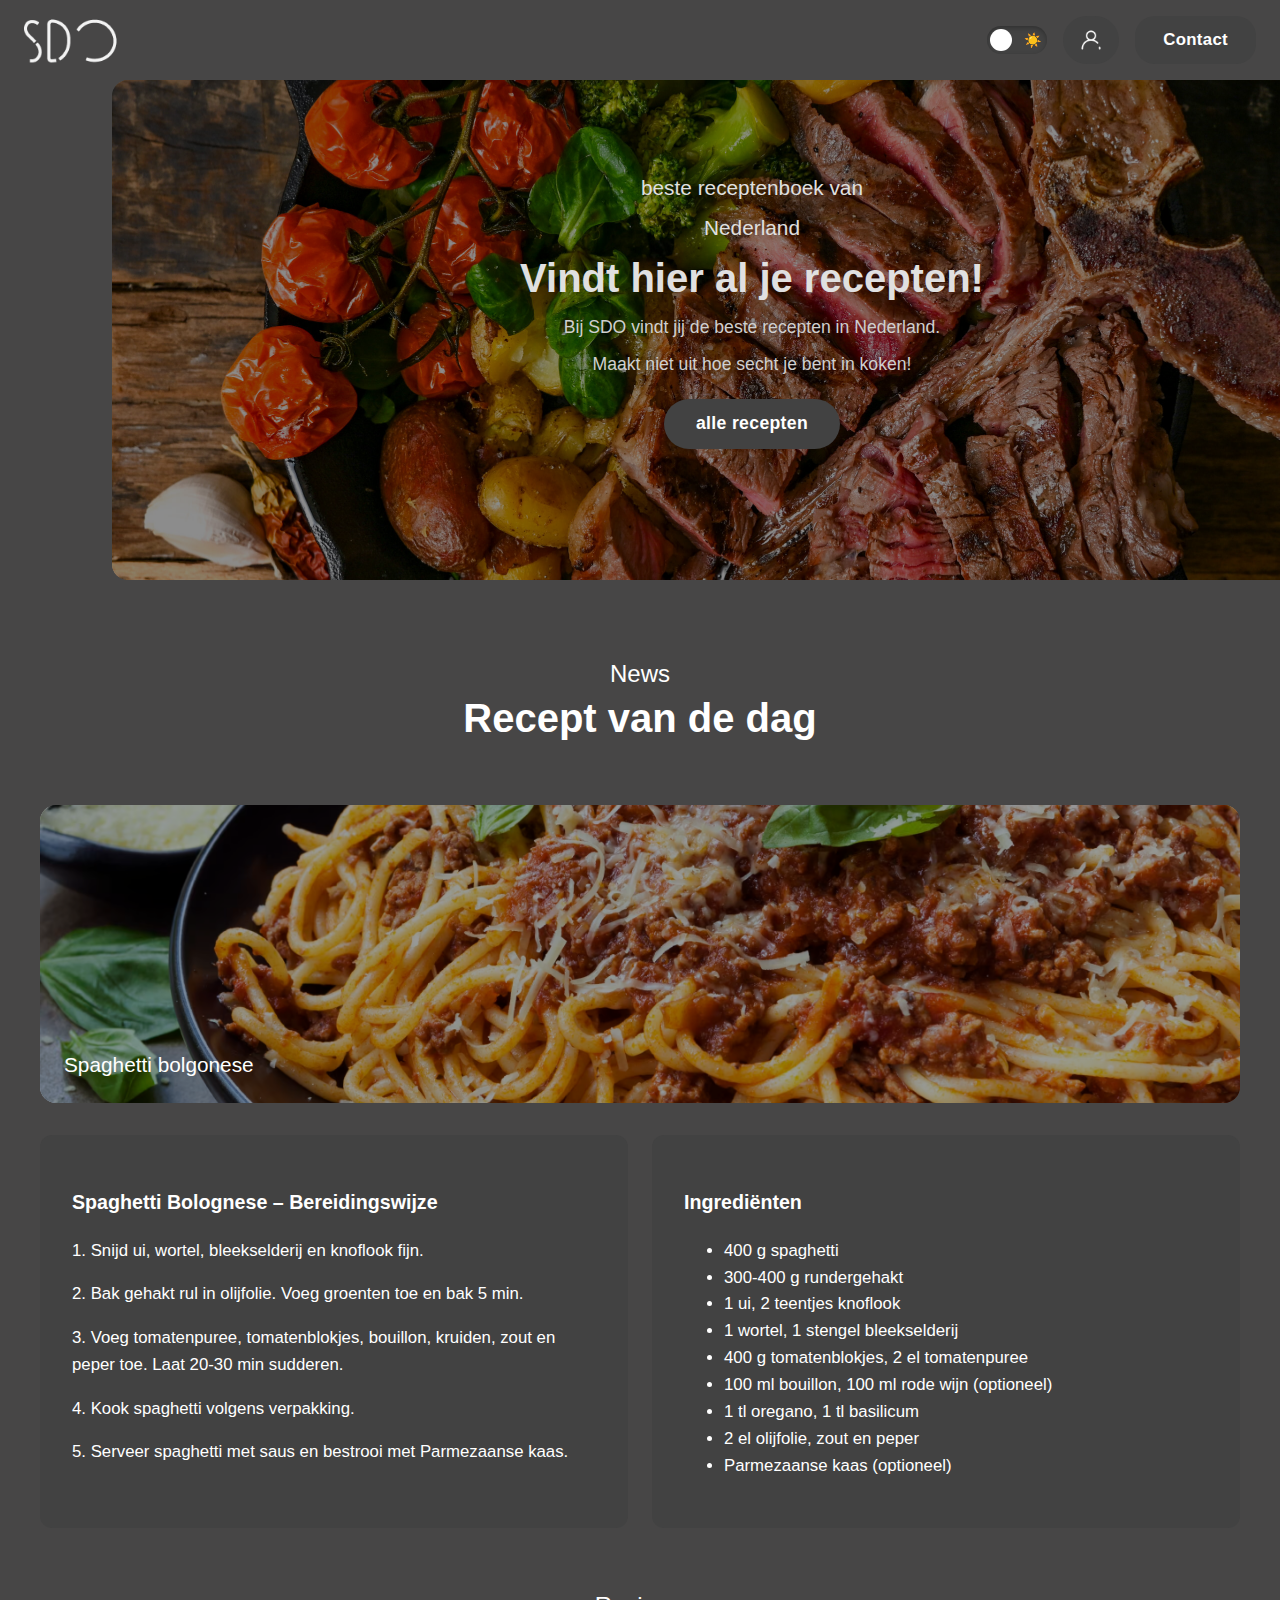
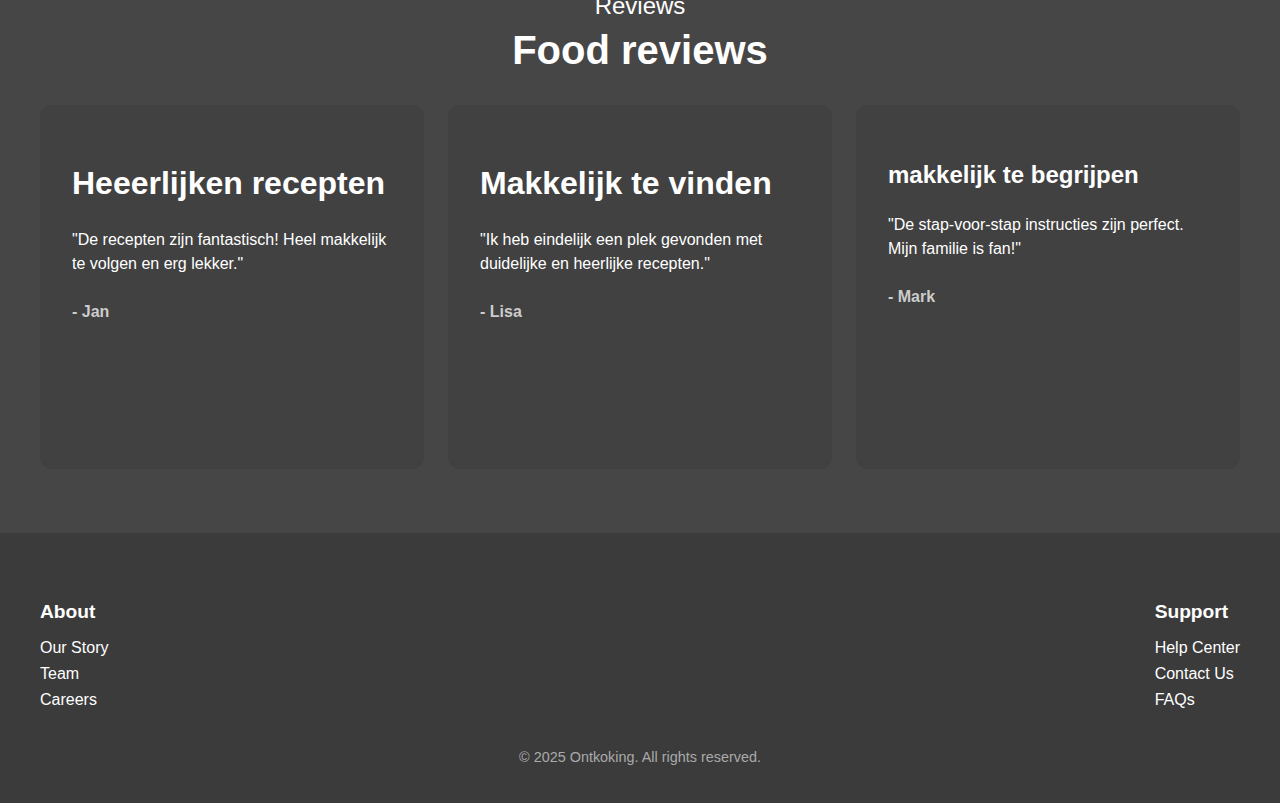
<file: index-old.html>
<!DOCTYPE html>
<html lang="en">
<head>
    <meta charset="UTF-8">
    <meta name="viewport" content="width=device-width, initial-scale=1.0">
    <title>Ontkoking</title>
    <link rel="stylesheet" href="styles/index.css">
</head>
<body>
    <header class="header">
        <div class="header-container">
            <div class="logo">
                <img src="../images/logo-darkmode.png" alt="Ontkoking Logo" class="logo-img">
            </div>
            <nav class="nav-buttons">

                <div class="theme-toggle">
                    <input type="checkbox" id="theme-switch" class="theme-switch">
                    <label for="theme-switch" class="toggle-label">
                        <span class="toggle-icon moon">🌙</span>
                        <span class="toggle-circle"></span>
                        <span class="toggle-icon sun">☀️</span>
                    </label>
                  </div>
                  
      
                <a href="login.html" class="btn btn-login">
                    <img src="images/user-login-2.png" alt="Login" class="login-icon">
                </a>


                <button class="btn btn-contact">Contact</button>
            </nav>
        </div>
    </header>

    <section class="hero">
        <div class="hero-content">
            <div class="hero-texts">
                <p class="hero-subtitle">beste receptenboek van</p>
                <p class="hero-subtitle">Nederland</p>
                <h1 class="hero-title">Vindt hier al je recepten!</h1>
                <p class="hero-description">Bij SDO vindt jij de beste recepten in Nederland.</p>
                <p class="hero-description">Maakt niet uit hoe secht je bent in koken!</p>
            </div>
            <button class="btn btn-hero">alle recepten</button>
        </div>
    </section>

   

<section class="content-section">

    <div class="Text">
        <h2>News</h2>
        <h1>Recept van de dag</h1>

    </div>



    <div class="upper-content">
        <p class="upper-text">Spaghetti bolgonese</p>
    </div>

   
    <div class="lower-content">
        <div class="lower-box">
            <h3>Spaghetti Bolognese – Bereidingswijze</h3>
            <p>1. Snijd ui, wortel, bleekselderij en knoflook fijn.</p>
            <p>2. Bak gehakt rul in olijfolie. Voeg groenten toe en bak 5 min.</p>
            <p>3. Voeg tomatenpuree, tomatenblokjes, bouillon, kruiden, zout en peper toe. Laat 20-30 min sudderen.</p>
            <p>4. Kook spaghetti volgens verpakking.</p>
            <p>5. Serveer spaghetti met saus en bestrooi met Parmezaanse kaas.</p>
        </div>
        <div class="lower-box">
            <h3>Ingrediënten</h3>
            <ul>
                <li>400 g spaghetti</li>
                <li>300-400 g rundergehakt</li>
                <li>1 ui, 2 teentjes knoflook</li>
                <li>1 wortel, 1 stengel bleekselderij</li>
                <li>400 g tomatenblokjes, 2 el tomatenpuree</li>
                <li>100 ml bouillon, 100 ml rode wijn (optioneel)</li>
                <li>1 tl oregano, 1 tl basilicum</li>
                <li>2 el olijfolie, zout en peper</li>
                <li>Parmezaanse kaas (optioneel)</li>
            </ul>
        </div>
    </div>

</section>


<section class="reviews-section">

   
    <div class="reviews-text">
        <h3>Reviews</h3>
        <h1>Food reviews</h1>
    </div>


    <div class="reviews-container">
        <div class="review-card">
            <h1>Heeerlijken recepten</h1>
            <p>"De recepten zijn fantastisch! Heel makkelijk te volgen en erg lekker."</p>
            <span>- Jan</span>
        </div>
        <div class="review-card">
            <h1>Makkelijk te vinden</h1>
            <p>"Ik heb eindelijk een plek gevonden met duidelijke en heerlijke recepten."</p>
            <span>- Lisa</span>
        </div>
        <div class="review-card">
            <h2>makkelijk te begrijpen</h2>
            <p>"De stap-voor-stap instructies zijn perfect. Mijn familie is fan!"</p>
            <span>- Mark</span>
        </div>
    </div>

</section>

<footer class="site-footer">
    <div class="footer-container">
   
        <div class="footer-section">
            <h3>About</h3>
            <ul>
                <li><a href="#">Our Story</a></li>
                <li><a href="#">Team</a></li>
                <li><a href="#">Careers</a></li>
            </ul>
        </div>

        <div class="footer-section">
            <h3>Support</h3>
            <ul>
                <li><a href="#">Help Center</a></li>
                <li><a href="#">Contact Us</a></li>
                <li><a href="#">FAQs</a></li>
            </ul>
        </div>
    </div>

    <div class="footer-bottom">
        <p>&copy; 2025 Ontkoking. All rights reserved.</p>
    </div>
</footer>


<script src="scripts/index.js"></script>
</body>
</html>
</file>
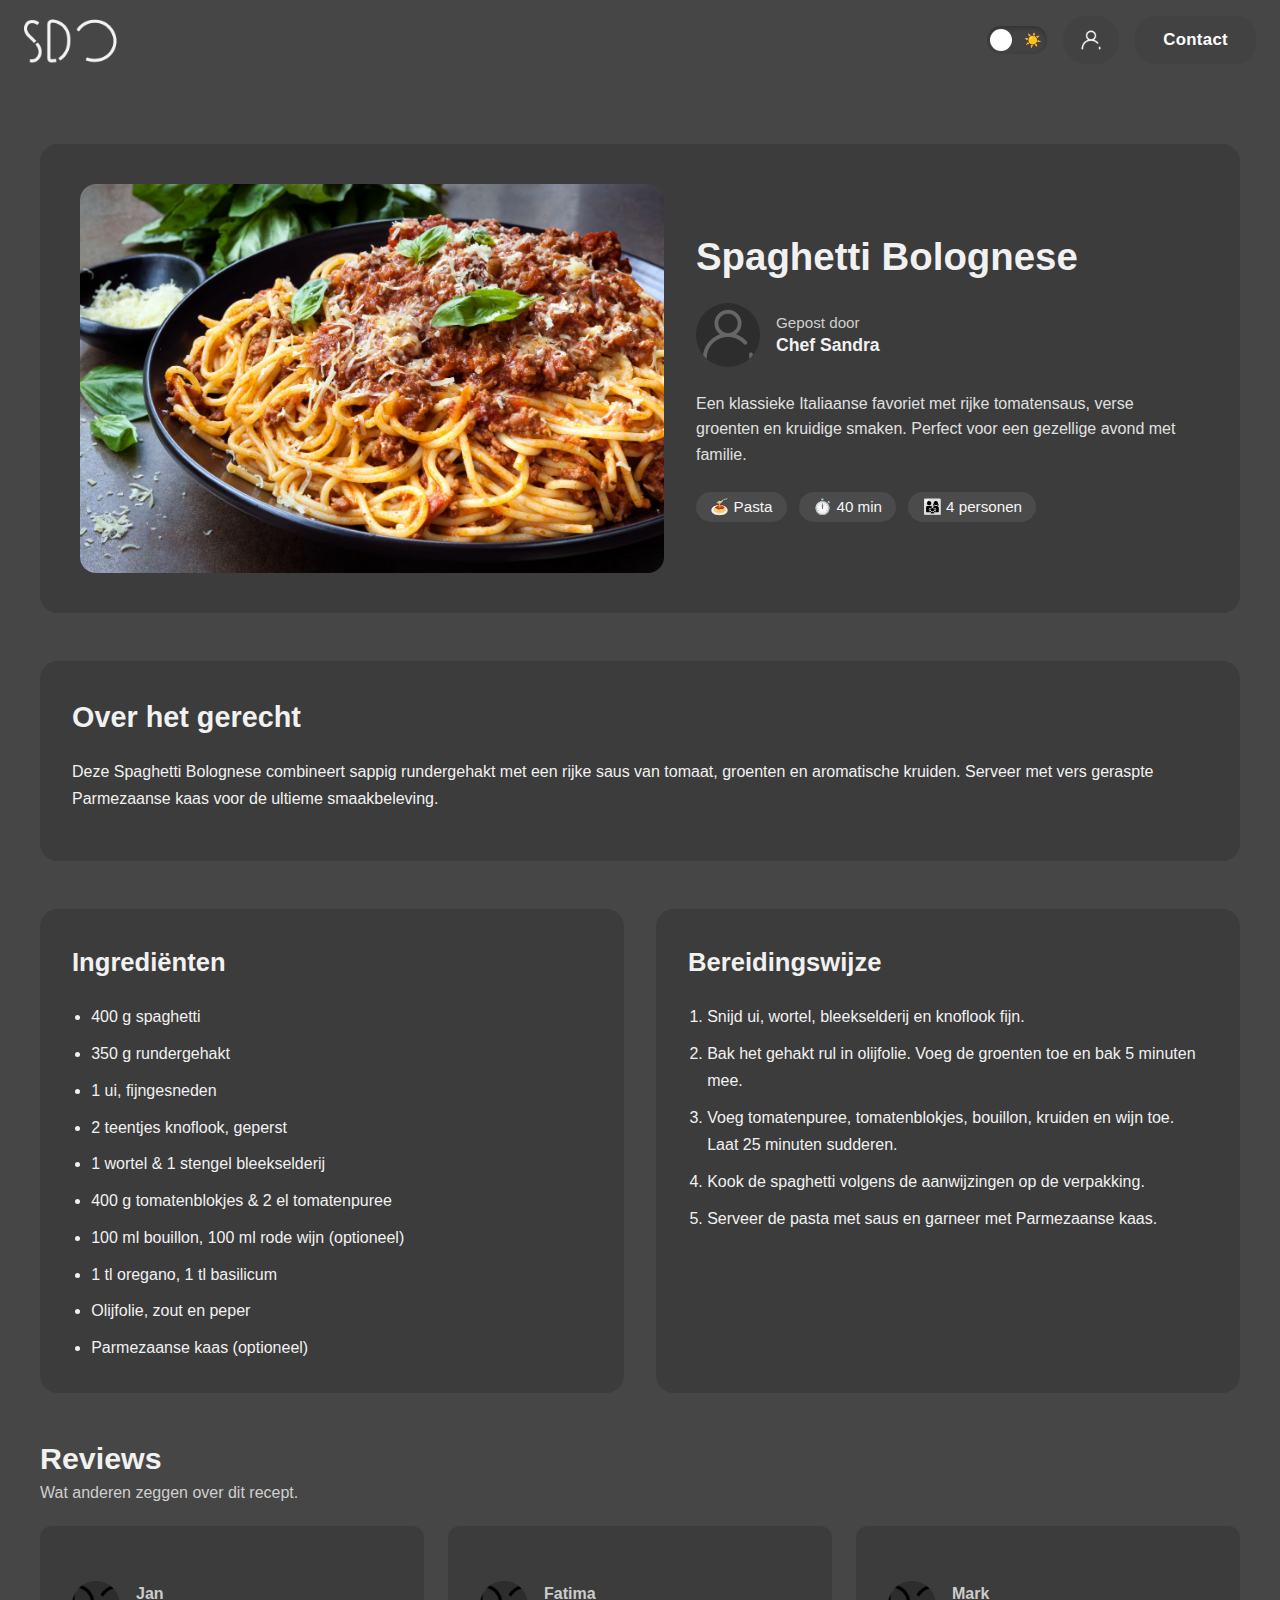
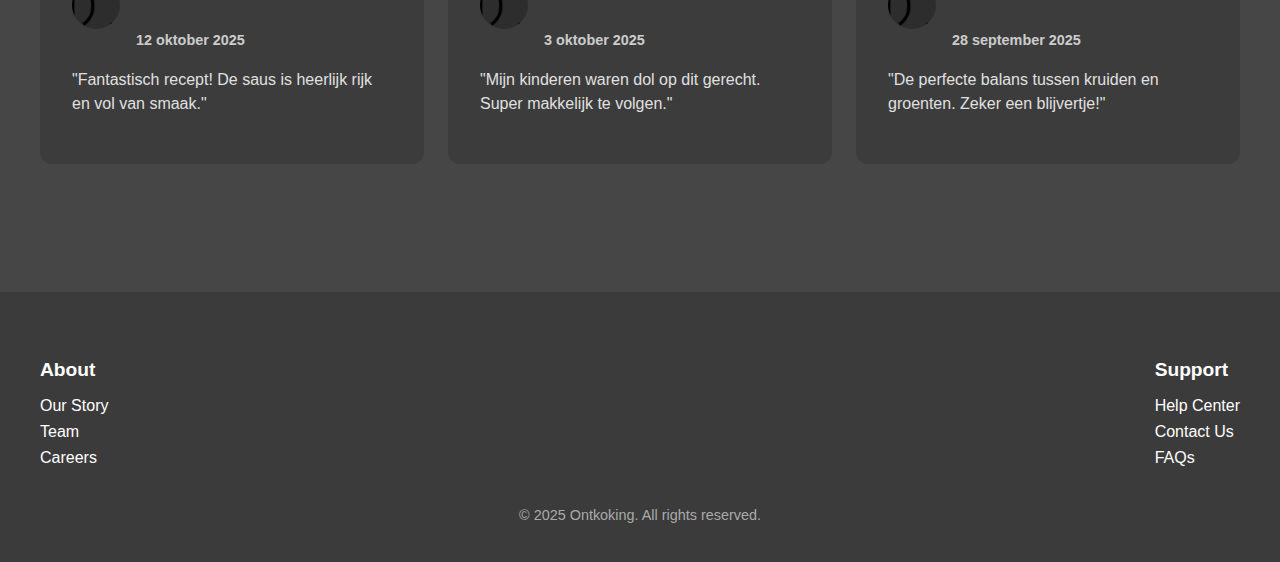
<file: detail-pagina/detail.html>
<!DOCTYPE html>
<html lang="nl">
<head>
    <meta charset="UTF-8">
    <meta name="viewport" content="width=device-width, initial-scale=1.0">
    <title>Ontkoking | Spaghetti Bolognese</title>
    <link rel="stylesheet" href="../styles/index.css">
</head>
<body>
    <header class="header">
        <div class="header-container">
            <div class="logo">
                <a href="../index-old.html" class="logo-link">
                    <img src="../images/logo-darkmode.png" alt="Ontkoking Logo" class="logo-img">
                </a>
            </div>
            <nav class="nav-buttons">
                <div class="theme-toggle">
                    <input type="checkbox" id="theme-switch" class="theme-switch">
                    <label for="theme-switch" class="toggle-label">
                        <span class="toggle-icon moon">🌙</span>
                        <span class="toggle-circle"></span>
                        <span class="toggle-icon sun">☀️</span>
                    </label>
                </div>
                <a href="../login.html" class="btn btn-login">
                    <img src="../images/user-login-2.png" alt="Login" class="login-icon">
                </a>
                <button class="btn btn-contact">Contact</button>
            </nav>
        </div>
    </header>

    <main class="recipe-detail">
        <section class="recipe-hero">
            <div class="recipe-media">
                <img src="../images/spaghetti-bolognese.avif" alt="Spaghetti Bolognese" class="recipe-image">
            </div>
            <div class="recipe-meta">
                <h1 class="recipe-title">Spaghetti Bolognese</h1>
                <div class="recipe-author">
                    <img src="../images/user-login-2.png" alt="Chef Sandra" class="author-avatar">
                    <div class="author-info">
                        <span class="author-label">Gepost door</span>
                        <span class="author-name">Chef Sandra</span>
                    </div>
                </div>
                <p class="recipe-intro">
                    Een klassieke Italiaanse favoriet met rijke tomatensaus, verse groenten en kruidige smaken. Perfect voor een gezellige avond met familie.
                </p>
                <div class="recipe-tags">
                    <span class="tag">🍝 Pasta</span>
                    <span class="tag">⏱️ 40 min</span>
                    <span class="tag">👨‍👩‍👧 4 personen</span>
                </div>
            </div>
        </section>

        <section class="recipe-summary">
            <div class="summary-box">
                <h2>Over het gerecht</h2>
                <p>
                    Deze Spaghetti Bolognese combineert sappig rundergehakt met een rijke saus van tomaat, groenten en aromatische kruiden.
                    Serveer met vers geraspte Parmezaanse kaas voor de ultieme smaakbeleving.
                </p>
            </div>
        </section>

        <section class="recipe-info-grid">
            <div class="info-box">
                <h3>Ingrediënten</h3>
                <ul>
                    <li>400 g spaghetti</li>
                    <li>350 g rundergehakt</li>
                    <li>1 ui, fijngesneden</li>
                    <li>2 teentjes knoflook, geperst</li>
                    <li>1 wortel &amp; 1 stengel bleekselderij</li>
                    <li>400 g tomatenblokjes &amp; 2 el tomatenpuree</li>
                    <li>100 ml bouillon, 100 ml rode wijn (optioneel)</li>
                    <li>1 tl oregano, 1 tl basilicum</li>
                    <li>Olijfolie, zout en peper</li>
                    <li>Parmezaanse kaas (optioneel)</li>
                </ul>
            </div>
            <div class="info-box">
                <h3>Bereidingswijze</h3>
                <ol>
                    <li>Snijd ui, wortel, bleekselderij en knoflook fijn.</li>
                    <li>Bak het gehakt rul in olijfolie. Voeg de groenten toe en bak 5 minuten mee.</li>
                    <li>Voeg tomatenpuree, tomatenblokjes, bouillon, kruiden en wijn toe. Laat 25 minuten sudderen.</li>
                    <li>Kook de spaghetti volgens de aanwijzingen op de verpakking.</li>
                    <li>Serveer de pasta met saus en garneer met Parmezaanse kaas.</li>
                </ol>
            </div>
        </section>

        <section class="recipe-reviews">
            <header class="reviews-header">
                <h2>Reviews</h2>
                <p>Wat anderen zeggen over dit recept.</p>
            </header>
            <div class="reviews-list">
                <article class="review-card">
                    <div class="review-author">
                        <img src="../images/logo-lightmode.png" alt="Jan" class="review-avatar">
                        <div>
                            <span class="review-name">Jan</span>
                            <span class="review-date">12 oktober 2025</span>
                        </div>
                    </div>
                    <p>"Fantastisch recept! De saus is heerlijk rijk en vol van smaak."</p>
                </article>
                <article class="review-card">
                    <div class="review-author">
                        <img src="../images/logo-lightmode.png" alt="Fatima" class="review-avatar">
                        <div>
                            <span class="review-name">Fatima</span>
                            <span class="review-date">3 oktober 2025</span>
                        </div>
                    </div>
                    <p>"Mijn kinderen waren dol op dit gerecht. Super makkelijk te volgen."</p>
                </article>
                <article class="review-card">
                    <div class="review-author">
                        <img src="../images/logo-lightmode.png" alt="Mark" class="review-avatar">
                        <div>
                            <span class="review-name">Mark</span>
                            <span class="review-date">28 september 2025</span>
                        </div>
                    </div>
                    <p>"De perfecte balans tussen kruiden en groenten. Zeker een blijvertje!"</p>
                </article>
            </div>
        </section>
    </main>

    <footer class="site-footer">
        <div class="footer-container">
            <div class="footer-section">
                <h3>About</h3>
                <ul>
                    <li><a href="#">Our Story</a></li>
                    <li><a href="#">Team</a></li>
                    <li><a href="#">Careers</a></li>
                </ul>
            </div>
            <div class="footer-section">
                <h3>Support</h3>
                <ul>
                    <li><a href="#">Help Center</a></li>
                    <li><a href="#">Contact Us</a></li>
                    <li><a href="#">FAQs</a></li>
                </ul>
            </div>
        </div>
        <div class="footer-bottom">
            <p>&copy; 2025 Ontkoking. All rights reserved.</p>
        </div>
    </footer>

    <script src="../scripts/index.js"></script>
</body>
</html>
</file>
<file: styles/index.css>
body {
    margin: 0;
    padding: 0;
    overflow-x: hidden;
    background-color: #474646;
}

html, body {
    margin: 0;
    padding: 0;
    overflow-x: hidden;
    font-family: -apple-system, BlinkMacSystemFont, 'Segoe UI', Roboto, sans-serif;
}

.header {
    background-color: #474646;
    position: sticky;
    top: 0;
    z-index: 1000;
    width: 100%;
}

.header-container {
    width: 100%;
    display: flex;
    justify-content: space-between;
    align-items: center;
    padding: 1rem 0;
}

.logo {
    display: flex;
    align-items: center;
    margin-left: 1.5rem;
}

.logo-link {
    display: inline-flex;
    align-items: center;
    text-decoration: none;
}

.logo-img {
    height: 48px;
    width: auto;
}

.nav-buttons {
    display: flex;
    gap: 1rem;
    margin-right: 1.5rem;
}

.btn {
    padding: 0.85rem 1.75rem;
    border: none;
    font-size: 1.05rem;
    font-weight: 600;
    cursor: pointer;
    transition: all 0.3s ease;
    text-decoration: none;
    display: inline-block;
    letter-spacing: 0.02em;
}

.btn-login {
    background-color: #424242;
    display: flex;
    align-items: center;
    justify-content: center;
    padding: 0.6rem 1rem;
    border-radius: 50px;
}

.login-icon {
    height: 24px;
    width: 24px;
    filter: brightness(0) invert(1);
    transition: transform 0.3s ease, filter 0.3s ease;
}

.btn-login:hover {
    background-color: #555454;
    transform: translateY(-1px);
    box-shadow: 0 4px 8px rgba(0, 0, 0, 0.1);
}

.btn-login:hover .login-icon {
    transform: scale(1.1);
}

.btn-contact {
    background-color: #424242;
    color: white;
    border-radius: 20px;
}

.btn-contact:hover {
    background-color: #adb5bd;
    transform: translateY(-1px);
    box-shadow: 0 4px 12px rgba(0, 123, 255, 0.3);
}

.btn:active {
    transform: translateY(0);
}

.hero {
    margin-left: 7rem;
    width: 100%;
    height: 500px;
    max-width: 2000px;
    border-radius: 16px;
    overflow: hidden;
    background-image: url('../images/hero-icon-steak.jpeg');
    background-size: cover;
    background-position: center;
    background-repeat: no-repeat;
    position: relative;
}

.hero::before {
    content: "";
    position: absolute;
    inset: 0;
    background: rgba(0, 0, 0, 0.45);
    z-index: 1;
}

.hero-content {
    position: relative;
    z-index: 2;
    text-align: center;
    padding: 6rem 2rem;
    display: flex;
    flex-direction: column;
    align-items: center;
    gap: 1.5rem;
}

.hero-texts {
    display: flex;
    flex-direction: column;
    gap: 1rem;
    max-width: 700px;
}

.hero-title {
    font-size: 2.5rem;
    font-weight: 700;
    margin: 0;
    color: #e0e0e0;
}

.hero-subtitle {
    font-size: 1.3rem;
    color: #e0e0e0;
    margin: 0;
}

.hero-description {
    font-size: 1.1rem;
    color: #cfcfcf;
    margin: 0;
}

.btn-hero {
    background-color: #424242;
    color: white;
    border-radius: 30px;
    padding: 0.9rem 2rem;
    font-size: 1.1rem;
    font-weight: 600;
    transition: all 0.3s ease;
    cursor: pointer;
    border: none;
}

.btn-hero:hover {
    background-color: #adb5bd;
    color: #2b2b2b;
    transform: translateY(-2px);
    box-shadow: 0 6px 12px rgba(0, 0, 0, 0.2);
}

@media (max-width: 992px) {
    .header-container {
        flex-direction: column;
        gap: 1rem;
    }

    .nav-buttons {
        margin-right: 0;
        flex-wrap: wrap;
        justify-content: center;
    }

    .hero {
        height: 400px;
        width: 95%;
        margin: 2rem auto;
    }

    .hero-title {
        font-size: 2rem;
    }

    .hero-subtitle {
        font-size: 1.1rem;
    }

    .btn-hero {
        padding: 0.8rem 1.8rem;
        font-size: 1rem;
    }
}

/* Small screens (phones) */
@media (max-width: 600px) {
    .logo-img {
        height: 40px;
    }

    .nav-buttons {
        flex-direction: column;
        align-items: center;
        gap: 0.5rem;
    }

    .btn-login, .btn-contact {
        width: 100%;
        max-width: 250px;
    }

    .hero {
        height: auto;
        padding: 3rem 1rem;
        width: 95%;
    }

    .hero-content {
        padding: 3rem 1rem;
    }

    .hero-title {
        font-size: 1.8rem;
    }

    .hero-subtitle {
        font-size: 1rem;
    }

    .hero-description {
        font-size: 0.95rem;
    }

    .btn-hero {
        width: 80%;
        max-width: 250px;
    }
}

.theme-toggle {
    position: relative;
    width: 60px;
    height: 28px;
    background-color: #424242;
    border-radius: 30px;
    display: flex;
    align-items: center;
    justify-content: center;
    cursor: pointer;
    transition: background-color 0.3s ease;
    box-shadow: inset 0 2px 4px rgba(0, 0, 0, 0.25);
    align-self: center; 
}

.theme-switch {
    opacity: 0;
    width: 0;
    height: 0;
    position: absolute;
}

.toggle-label {
    width: 100%;
    height: 100%;
    display: flex;
    align-items: center;
    justify-content: space-between;
    position: relative;
    padding: 0 6px;
}

.toggle-circle {
    position: absolute;
    top: 3px;
    left: 3px;
    width: 22px;
    height: 22px;
    background-color: white;
    border-radius: 50%;
    transition: all 0.3s ease;
    z-index: 2;
}

.toggle-icon {
    font-size: 14px;
    color: #fff;
    opacity: 0.9;
    z-index: 1;
    user-select: none;
    transition: opacity 0.3s ease;
}


.sun {
    opacity: 1;
    transition: opacity 0.3s ease;
}
.moon {
    opacity: 0;
}


.theme-switch:checked + .toggle-label .moon {
    opacity: 1;
}
.theme-switch:checked + .toggle-label .sun {
    opacity: 0;
}


.theme-switch:checked + .toggle-label .toggle-circle {
    transform: translateX(32px);
}

body {
    background-color: #474646;
    color: #e0e0e0;
    transition: background-color 0.4s ease, color 0.4s ease;
}

body .header {
    background-color: #474646;
}

body .btn,
body .btn-login,
body .btn-contact,
body .btn-hero {
    background-color: #424242;
    color: #fff;
}

body.light-mode .logo-img {
    content: url('../images/logo-lightmode.png');
}

body.light-mode {
    background-color: #f5f5f5;
    color: #1e1e1e;
}

body.light-mode .header {
    background-color: #f5f5f5;
}

body.light-mode .btn,
body.light-mode .btn-login,
body.light-mode .btn-contact,
body.light-mode .btn-hero {
    background-color: #e0e0e0;
    color: #222;
}

body.light-mode .theme-toggle {
    background-color: #d0d0d0;
}

body.light-mode .toggle-circle {
    background-color: #2b2b2b;
}

body.light-mode .hero {
    background-image: url('../images/hero-icon-steak.jpeg');
    background-color: #fff;
}



body.light-mode .btn,
body.light-mode .btn-login,
body.light-mode .btn-contact,
body.light-mode .btn-hero {
    background-color: #e0e0e0;
    color: #222;
}

body.light-mode .hero-title,
body.light-mode .hero-subtitle,
body.light-mode .hero-description {
    color: #222;
}

body.light-mode .hero::before {
    background: rgba(255, 255, 255, 0.2);
}

body.light-mode .theme-toggle {
    background-color: #d0d0d0;
}

body.light-mode .toggle-circle {
    background-color: #2b2b2b;
}



.content-section {
    width: 100%;
    max-width: 1200px;
    margin: 3rem auto;
    display: flex;
    flex-direction: column;
    gap: 2rem;
    padding: 0 1.5rem;
}


.upper-content {
    position: relative;
    background-image: url('../images/spaghetti-bolognese.avif'); 
    background-size: cover;
    background-position: center;
    background-repeat: no-repeat;
    border-radius: 16px;
    min-height: 250px;
    padding: 1.5rem;
    color: #fff;
    display: flex;
    align-items: flex-end;
    overflow: hidden;
}



.upper-content::before {
    content: "";
    position: absolute;
    inset: 0;
    background: rgba(0, 0, 0, 0.4); 
    border-radius: 16px;
    z-index: 1;
}


.upper-text {
    position: relative;
    margin: 0;
    font-size: 1.3rem;
    line-height: 1.4;
    z-index: 2; 
}


.lower-content {
    display: flex;
    justify-content: space-between;
    gap: 1.5rem;
}

.lower-box {
    flex: 1;
    background-color: #424242;
    border-radius: 12px;
    padding: 2rem;
    min-height: 250px; 
    color: #fff;
    font-size: 1.05rem;
    line-height: 1.6;
    transition: background-color 0.3s ease, color 0.3s ease;
}


body.light-mode .upper-content {
    filter: brightness(0.8); 
}

body.light-mode .lower-box {
    background-color: #e0e0e0;
    color: #222;
}

.Text {
    display: flex;
    flex-direction: column;
    align-items: center;    
    justify-content: center; 
    text-align: center;      
    gap: 0.5rem;             
    margin: 2rem 0;          
}

.Text h2 {
    margin: 0;
    font-size: 1.5rem;
    font-weight: 500;
    color: #ffffff; 
}

.Text h1 {
    margin: 0;
    font-size: 2.5rem;
    font-weight: 700;
    color: #ffffff;
}
.Text h2,
.Text h1 {
    color: #fff; 
}


body.light-mode .Text h2,
body.light-mode .Text h1 {
    color: #222; 
}


@media (max-width: 768px) {
    .Text h2 {
        font-size: 1.2rem;
    }
    .Text h1 {
        font-size: 2rem;
    }
}


@media (max-width: 768px) {
    .upper-content {
        min-height: 180px;
        text-align: left;
    }

    .lower-content {
        flex-direction: column; 
    }
}

.reviews-section {
    width: 100%;
    max-width: 1200px;
    margin: 4rem auto;
    padding: 0 1.5rem;
    display: flex;
    flex-direction: column;
    gap: 2rem;
}


.reviews-text {
    display: flex;
    flex-direction: column;
    align-items: center;
    text-align: center;
    gap: 0.5rem;
}

.reviews-text h3 {
    margin: 0;
    font-size: 1.5rem;
    font-weight: 500;
    color: #fff;
}

.reviews-text h1 {
    margin: 0;
    font-size: 2.5rem;
    font-weight: 700;
    color: #fff; 
}


.reviews-container {
    display: flex;
    justify-content: space-between;
    gap: 1.5rem;
    flex-wrap: wrap;
}


.review-card {
    flex: 1;
    min-width: 250px;
    background-color: #414141; 
    border-radius: 12px;
    padding: 2rem;
    min-height: 300px;
    color: #fff; 
    line-height: 1.5;
    transition: background-color 0.3s ease, color 0.3s ease;
}


.review-card span {
    display: block;
    margin-top: 1.5rem;
    font-weight: 600;
    color: #ccc;
}

/* Light mode support */
body.light-mode .review-card {
    background-color: #b0b0b0;
    color: #222; 
}

body.light-mode .review-card span {
    color: #555; 
}


body.light-mode .reviews-text h1,
body.light-mode .reviews-text h3,
body.light-mode .review-card,
body.light-mode .review-card span {
    color: #222; 
}

body.light-mode .review-card {
    background-color: #e0e0e0; 
}


@media (max-width: 992px) {
    .reviews-container {
        flex-direction: column;
        gap: 1rem;
    }
}


.site-footer {
    background-color: #3b3b3b; 
    color: #fff;
    padding: 3rem 1.5rem 1.5rem 1.5rem;
    font-family: sans-serif;
}

.footer-container {
    display: flex;
    justify-content: space-between;
    gap: 2rem;
    flex-wrap: wrap;
    max-width: 1200px;
    margin: 0 auto;
}

.footer-section h3 {
    margin-bottom: 1rem;
    font-size: 1.2rem;
}

.footer-section ul {
    list-style: none;
    padding: 0;
    margin: 0;
}

.footer-section ul li {
    margin-bottom: 0.5rem;
}

.footer-section ul li a {
    color: #fff;
    text-decoration: none;
    transition: color 0.3s ease;
}

.footer-section ul li a:hover {
    color: #adb5bd; 
}

.footer-bottom {
    text-align: center;
    margin-top: 2rem;
    font-size: 0.9rem;
    color: #aaa;
}

body.light-mode .site-footer {
    background-color: #f0f0f0;
    color: #222;
}

body.light-mode .footer-section ul li a {
    color: #222;
}

body.light-mode .footer-section ul li a:hover {
    color: #555;
}

body.light-mode .footer-bottom {
    color: #555;
}

/* Recipe detail page */
.recipe-detail {
    max-width: 1200px;
    margin: 4rem auto;
    padding: 0 1.5rem 4rem;
    display: flex;
    flex-direction: column;
    gap: 3rem;
}

.recipe-hero {
    display: flex;
    gap: 2rem;
    background-color: #3c3c3c;
    border-radius: 18px;
    padding: 2.5rem;
    align-items: stretch;
    flex-wrap: wrap;
}

.recipe-media {
    flex: 1 1 420px;
    display: flex;
    align-items: center;
    justify-content: center;
    background-color: #2d2d2d;
    border-radius: 16px;
    overflow: hidden;
}

.recipe-image {
    width: 100%;
    height: 100%;
    object-fit: cover;
    max-height: 420px;
}

.recipe-meta {
    flex: 1 1 340px;
    display: flex;
    flex-direction: column;
    gap: 1.5rem;
    color: #f1f1f1;
    justify-content: center;
}

.recipe-title {
    margin: 0;
    font-size: 2.4rem;
}

.recipe-author {
    display: flex;
    align-items: center;
    gap: 1rem;
}

.author-avatar {
    width: 64px;
    height: 64px;
    border-radius: 50%;
    object-fit: cover;
    background-color: #2d2d2d;
}

.author-info {
    display: flex;
    flex-direction: column;
    gap: 0.25rem;
}

.author-label {
    font-size: 0.95rem;
    color: #cfcfcf;
}

.author-name {
    font-size: 1.1rem;
    font-weight: 600;
}

.recipe-intro {
    margin: 0;
    line-height: 1.6;
    color: #e0e0e0;
}

.recipe-tags {
    display: flex;
    flex-wrap: wrap;
    gap: 0.75rem;
}

.tag {
    padding: 0.4rem 0.9rem;
    border-radius: 20px;
    background-color: rgba(255, 255, 255, 0.08);
    color: #f5f5f5;
    font-size: 0.95rem;
}

.recipe-summary .summary-box {
    background-color: #3c3c3c;
    border-radius: 18px;
    padding: 2rem;
    color: #f1f1f1;
    line-height: 1.7;
}

.recipe-summary h2 {
    margin-top: 0;
    margin-bottom: 1rem;
    font-size: 1.8rem;
}

.recipe-info-grid {
    display: grid;
    grid-template-columns: repeat(auto-fit, minmax(280px, 1fr));
    gap: 2rem;
}

.info-box {
    background-color: #3c3c3c;
    border-radius: 18px;
    padding: 2rem;
    color: #f1f1f1;
    line-height: 1.7;
}

.info-box h3 {
    margin-top: 0;
    margin-bottom: 1.2rem;
    font-size: 1.6rem;
}

.info-box ul,
.info-box ol {
    margin: 0;
    padding-left: 1.2rem;
    display: flex;
    flex-direction: column;
    gap: 0.6rem;
}

.recipe-reviews {
    display: flex;
    flex-direction: column;
    gap: 1.5rem;
}

.reviews-header h2 {
    margin: 0;
    font-size: 1.9rem;
    color: #f1f1f1;
}

.reviews-header p {
    margin: 0.5rem 0 0 0;
    color: #cfcfcf;
}

.reviews-list {
    display: grid;
    grid-template-columns: repeat(auto-fit, minmax(260px, 1fr));
    gap: 1.5rem;
}

.recipe-reviews .review-card {
    background-color: #3c3c3c;
    min-height: auto;
}

.recipe-reviews .review-card p {
    margin-top: 1rem;
    color: #e0e0e0;
}

.review-author {
    display: flex;
    align-items: center;
    gap: 1rem;
}

.review-avatar {
    width: 48px;
    height: 48px;
    border-radius: 50%;
    object-fit: cover;
    background-color: #2d2d2d;
}

.review-name {
    display: block;
    font-weight: 600;
    color: #f5f5f5;
}

.review-date {
    font-size: 0.9rem;
    color: #cfcfcf;
}

body.light-mode .recipe-hero,
body.light-mode .recipe-summary .summary-box,
body.light-mode .info-box,
body.light-mode .recipe-reviews .review-card {
    background-color: #ffffff;
    color: #1f1f1f;
    box-shadow: 0 10px 24px rgba(0, 0, 0, 0.08);
}

body.light-mode .recipe-meta,
body.light-mode .recipe-intro,
body.light-mode .reviews-header h2,
body.light-mode .reviews-header p,
body.light-mode .recipe-reviews .review-card p,
body.light-mode .review-name {
    color: #1f1f1f;
}

body.light-mode .recipe-tags .tag {
    background-color: rgba(0, 0, 0, 0.08);
    color: #1f1f1f;
}

body.light-mode .author-label,
body.light-mode .review-date {
    color: #5a5a5a;
}

body.light-mode .recipe-media {
    background-color: #f4f4f4;
}

body.light-mode .author-avatar,
body.light-mode .review-avatar {
    background-color: #e9e9e9;
}

@media (max-width: 992px) {
    .recipe-hero {
        padding: 2rem;
    }

    .recipe-title {
        font-size: 2.1rem;
    }
}

@media (max-width: 768px) {
    .recipe-detail {
        padding: 0 1rem 3rem;
    }

    .recipe-hero {
        padding: 1.5rem;
    }

    .recipe-meta {
        gap: 1.2rem;
    }

    .recipe-title {
        font-size: 1.8rem;
    }

    .recipe-tags {
        gap: 0.5rem;
    }

    .tag {
        font-size: 0.85rem;
    }
}


@media (max-width: 768px) {
    .footer-container {
        flex-direction: column;
        gap: 1.5rem;
        text-align: center;
    }
}
</file>
